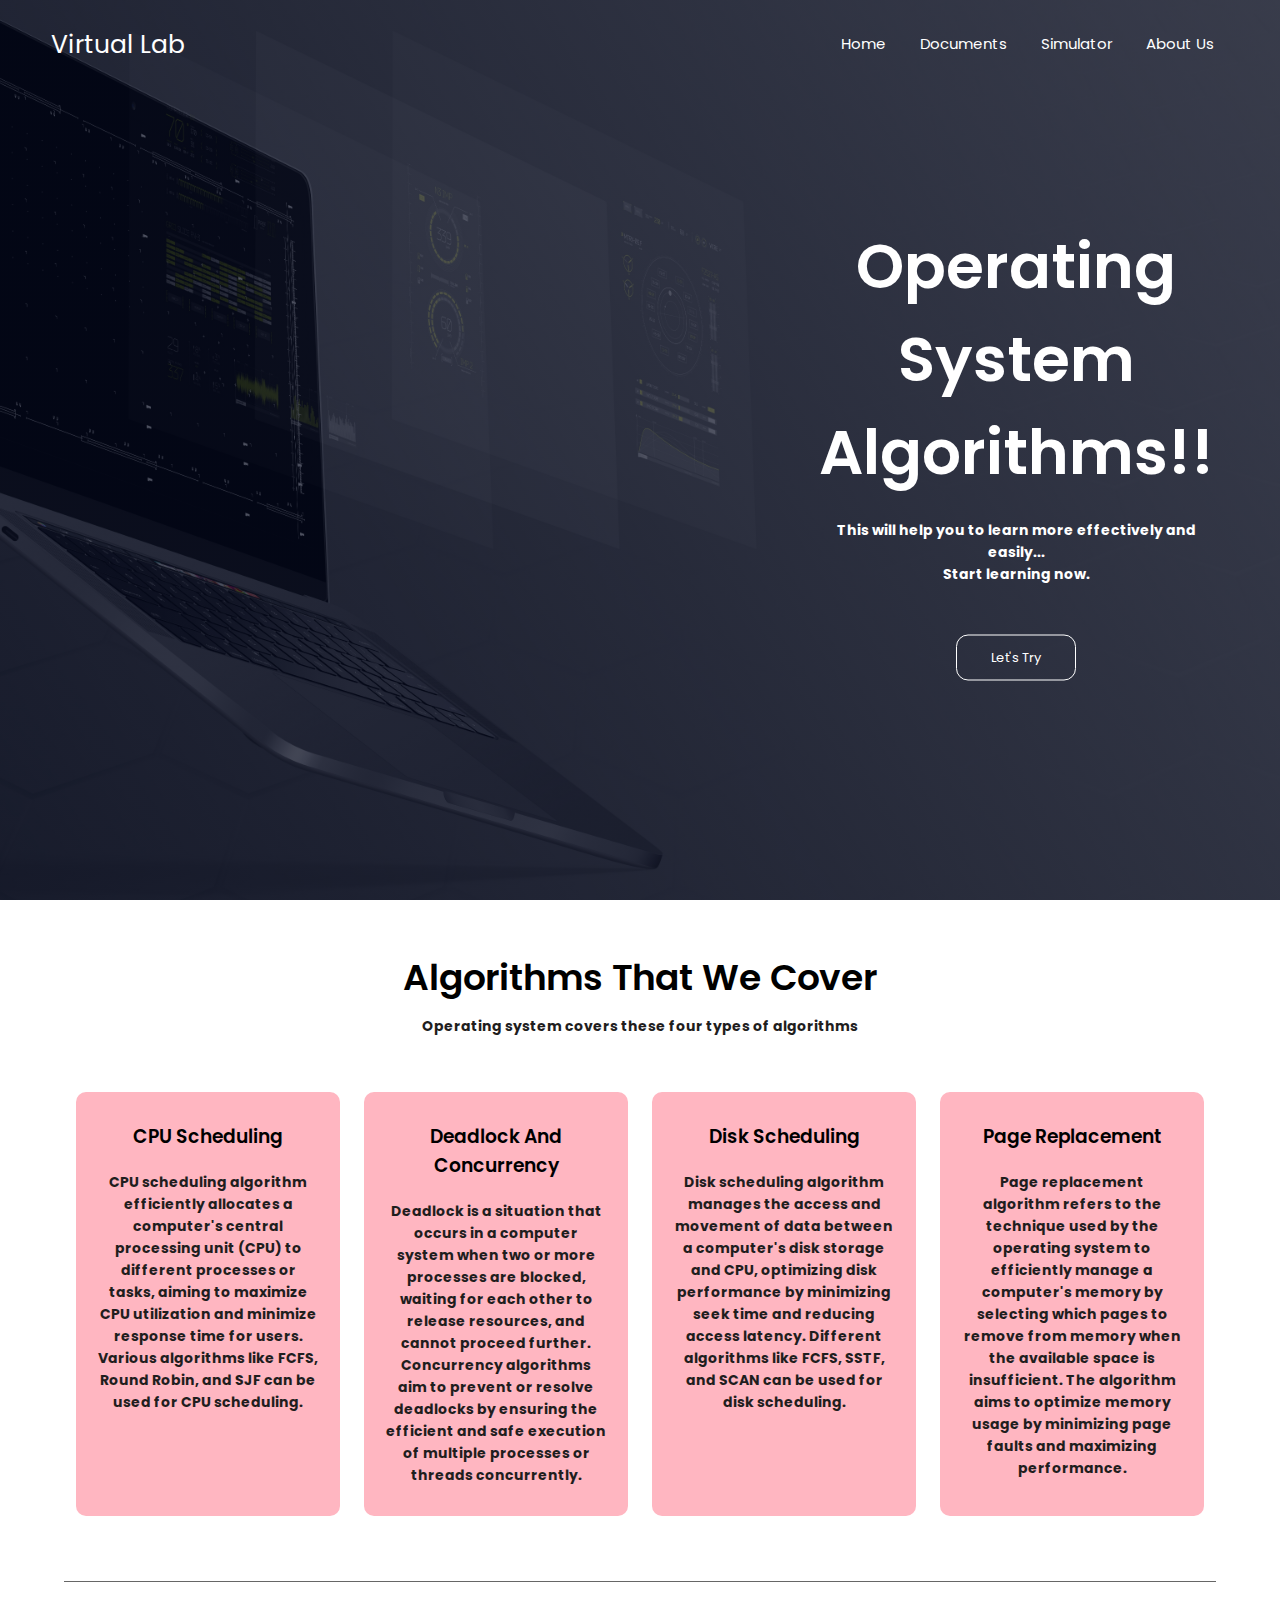
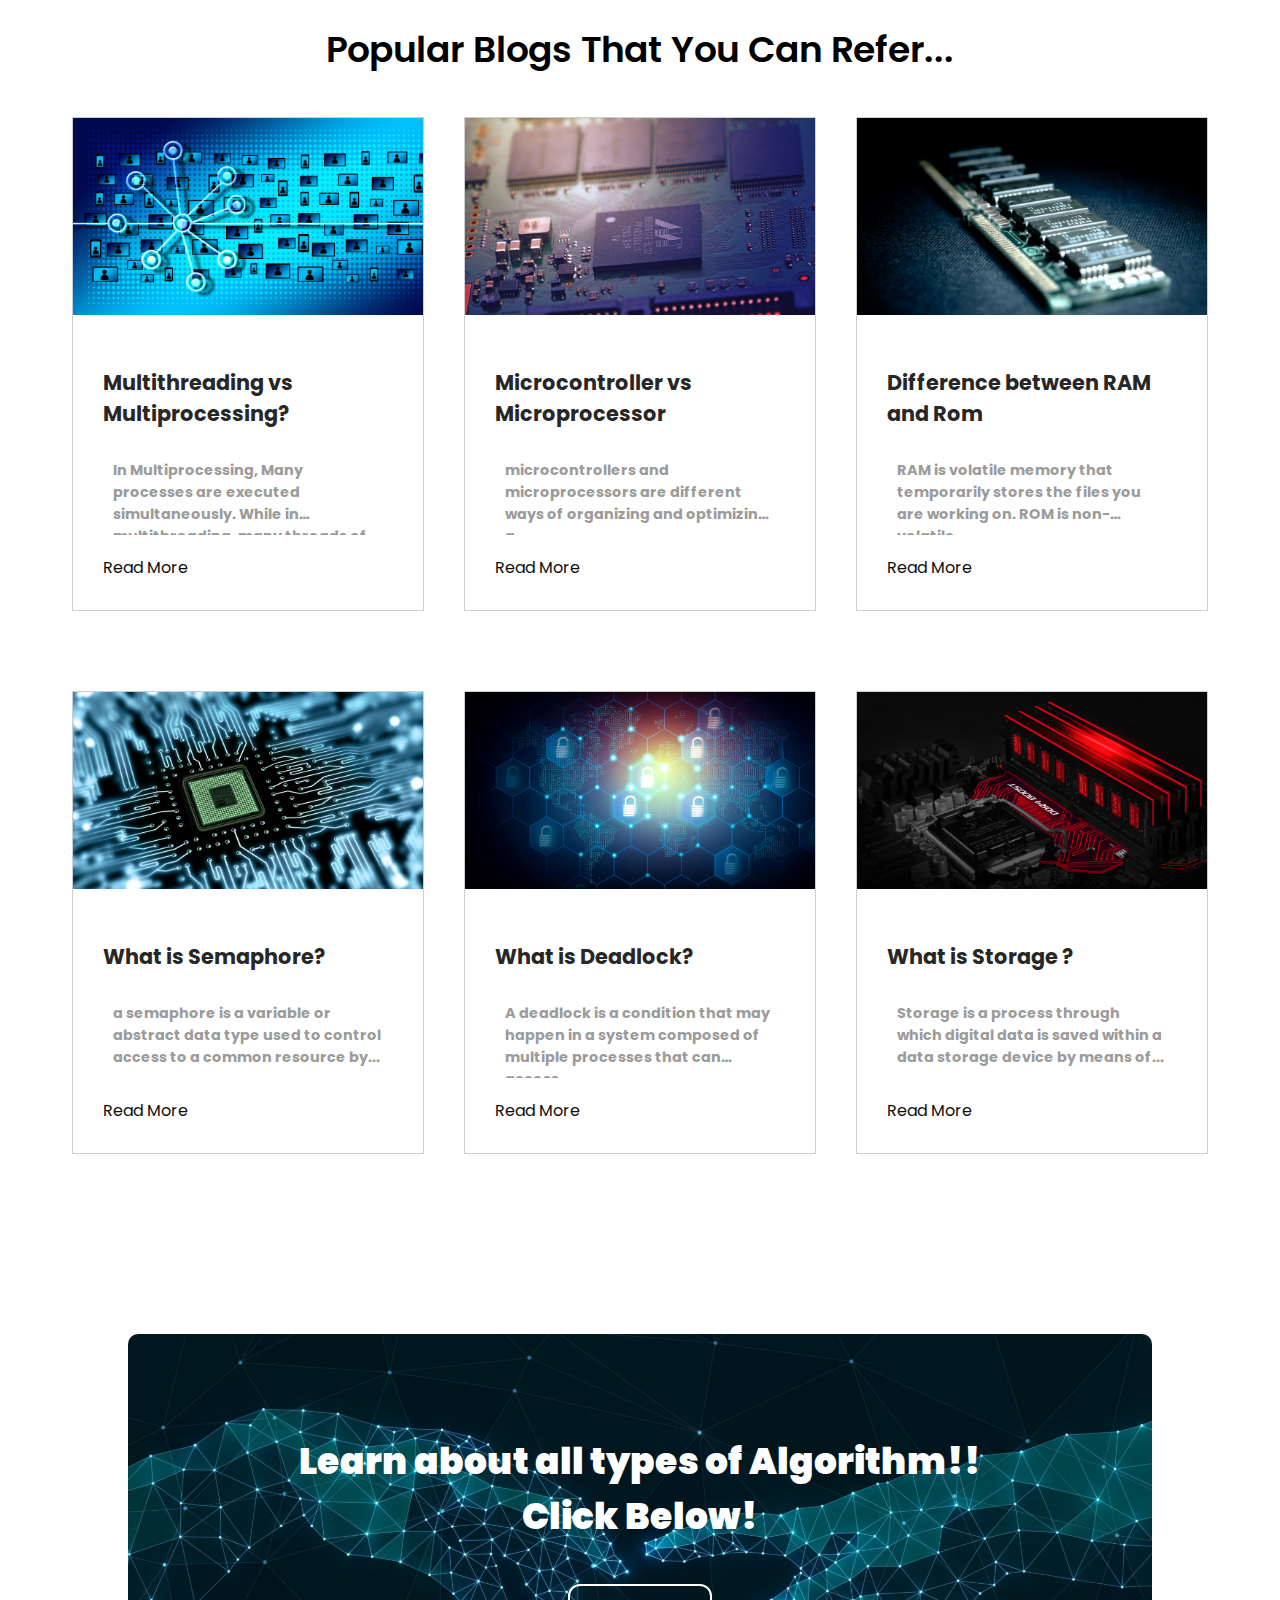
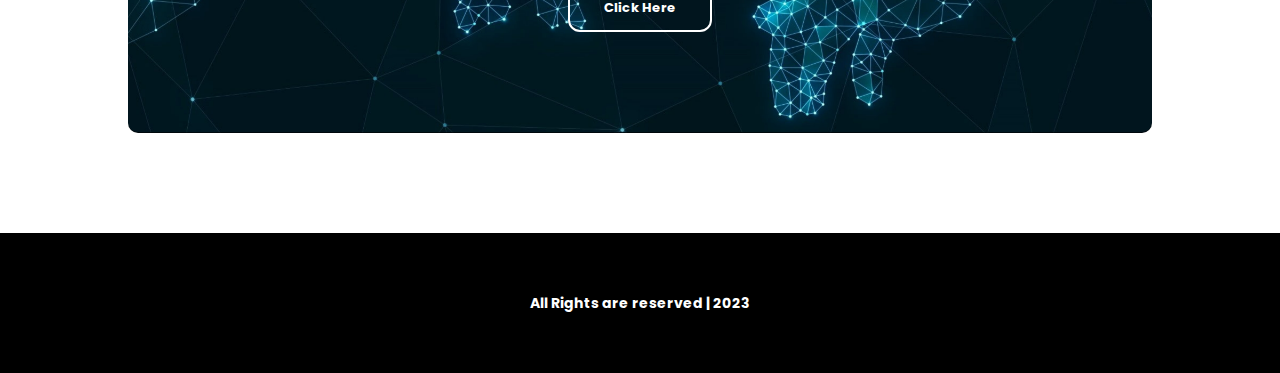
<file: VirtualLab/index.html>
<!DOCTYPE html>
<html lang="en">

<head>
    <meta charset="UTF-8">
    <meta http-equiv="X-UA-Compatible" content="IE=edge">
    <meta name="viewport" content="width=device-width, initial-scale=1.0">

    <link rel="stylesheet" href="Stylesheet.css">
    <title>Virtual Lab</title>
</head>
 
<body>
    <section class="header">
        <nav>
            <a href="index.html">Virtual Lab</a>
            <div class="nav-links" id="navLinks">
                <ul>
                    <li><a href="index.html">Home</a></li>
                    <li><a href="documents.html">Documents</a></li>
                    <li><a href="simulator.html">Simulator</a></li>
                    <li><a href="aboutus.html">About Us</a></li>
                </ul>
            </div>
        </nav>

        <div class="text-box">

            <div class="mainpage">
                <h1>
                    Operating System Algorithms!!
                </h1>
                <p>
                    This will help you to learn more effectively and easily...
    
                    <br>Start learning now.
                </p>
                <a href="documents.html" class="hero-btn">Let's Try</a>
            </div>
        </div>

        
    </section>

    

    <section class="course">
        <h1>Algorithms That We Cover </h1>
        <p>Operating system covers these four types of algorithms</p>

        <div class="row">

            <div class="course-colomn">
                <h3>CPU Scheduling</h3>
                <p>CPU scheduling algorithm efficiently allocates a computer's central processing unit (CPU) to different 
                    processes or tasks, aiming to maximize CPU utilization and minimize response time for users.
                     Various algorithms like FCFS, Round Robin, and SJF can be used for CPU scheduling.</p>
            </div>

            <div class="course-colomn">
                <h3>Deadlock And Concurrency</h3>
                <p>Deadlock is a situation that occurs in a computer system when two or more processes are blocked, waiting
                     for each other to release resources, and cannot proceed further. Concurrency algorithms aim to prevent or resolve 
                     deadlocks by ensuring the efficient and safe execution of multiple processes or threads concurrently.</p>
            </div>

            <div class="course-colomn">
                <h3>Disk Scheduling</h3>
                <p>Disk scheduling algorithm manages the access and movement of data between a computer's disk storage and
                     CPU, optimizing disk performance by minimizing seek time and reducing access latency. Different algorithms
                      like FCFS, SSTF, and SCAN can be used for disk scheduling.</p>
            </div>

            <div class="course-colomn">
                <h3>Page Replacement</h3>
                <p>Page replacement algorithm refers to the technique used by the operating system to efficiently manage a
                     computer's memory by selecting which pages to remove from memory when the available space is insufficient.
                      The algorithm aims to optimize memory usage by minimizing page faults and maximizing performance.</p>

            </div>

        </div>
    </section>

    <section id="blog">
        <div class="blog-heading">
            <h1>Popular Blogs That You Can Refer...</h1>
        </div>

        <div class="blog-container" data-aos="zoom-in-up">
            <div class="blog-box">
                <div class="blog-img">
                    <img src="./Multiprocessing.jpg" alt="Blog">
                </div>

                <div class="blog-text">
                    <!-- <span>18 July /Operating System</span> -->
                    <a href="https://www.fusion-reactor.com/blog/multithreading-and-multiprocessing/#:~:text=A%20multiprocessing%20system%20has%20more,runs%20parallel%20to%20each%20other." class="blog-title">Multithreading vs Multiprocessing?</a>
                    <p>In Multiprocessing, Many processes are executed simultaneously. While in multithreading, many threads of...</p>
                    <a href="https://www.fusion-reactor.com/blog/multithreading-and-multiprocessing/#:~:text=A%20multiprocessing%20system%20has%20more,runs%20parallel%20to%20each%20other." >Read More</a>
                </div>
            </div>

            <div class="blog-box">
                <div class="blog-img">
                    <img src="./Microcontroller.jpg" alt="Blog">
                </div>

                <div class="blog-text">
                    <!-- <span>29 Jan /Operating System</span> -->
                    <a href="https://www.eletimes.com/microprocessor-vs-microcontroller-what-is-the-difference#:~:text=Ultimately%2C%20microcontrollers%20and%20microprocessors%20are,that%20connects%20to%20external%20peripherals." class="blog-title">Microcontroller vs Microprocessor</a>
                    <p>microcontrollers and microprocessors are different ways of organizing and optimizing a...</p>
                    <a href="https://www.eletimes.com/microprocessor-vs-microcontroller-what-is-the-difference#:~:text=Ultimately%2C%20microcontrollers%20and%20microprocessors%20are,that%20connects%20to%20external%20peripherals." >Read More</a>
                </div>
            </div>

            <div class="blog-box">
                <div class="blog-img">
                    <img src="./Ram.jpg" alt="Blog">
                </div>

                <div class="blog-text">
                    <!-- <span>02 Feb /Operating System</span> -->
                    <a href="https://www.crucial.in/articles/about-memory/what-is-the-difference-between-ram-and-rom#:~:text=RAM%20is%20volatile%20memory%20that,Find%20out%20more%20about%20RAM." class="blog-title">Difference between RAM and Rom</a>
                    <p>RAM is volatile memory that temporarily stores the files you are working on. ROM is non-volatile... </p>
                    <a href="https://www.crucial.in/articles/about-memory/what-is-the-difference-between-ram-and-rom#:~:text=RAM%20is%20volatile%20memory%20that,Find%20out%20more%20about%20RAM." >Read More</a>
                </div>
            </div>
        </div>

        <div class="blog-container" data-aos="zoom-in-up">
            <div class="blog-box">
                <div class="blog-img">
                    <img src="./Shemaphore.jpg" alt="Blog">
                </div>

                <div class="blog-text">
                    <!-- <span>9 Feb /Operating System</span> -->
                    <a href="https://www.tutorialspoint.com/semaphores-in-operating-system" class="blog-title">What is Semaphore?</a>
                    <p>a semaphore is a variable or abstract data type used to control access to a common resource by...</p>
                    <a href="https://www.tutorialspoint.com/semaphores-in-operating-system" >Read More</a>
                </div>
            </div>

            <div class="blog-box">
                <div class="blog-img">
                    <img src="./Deadlock.jpg" alt="Blog">
                </div>

                <div class="blog-text">
                    <!-- <span>19 Jan /Operating System</span> -->
                    <a href="https://www.geeksforgeeks.org/introduction-of-deadlock-in-operating-system/" class="blog-title">What is Deadlock?</a>
                    <p>A deadlock is a condition that may happen in a system composed of multiple processes that can access...</p>
                    <a href="https://www.geeksforgeeks.org/introduction-of-deadlock-in-operating-system/" >Read More</a>
                </div>
            </div>

            <div class="blog-box">
                <div class="blog-img">
                    <img src="./Memory.jpg" alt="Blog">
                </div>

                <div class="blog-text">
                    <!-- <span>18 May /Operating System</span> -->
                    <a href="https://www.techopedia.com/definition/1115/storage#:~:text=Storage%20is%20a%20process%20through,data%2C%20either%20temporarily%20or%20permanently." class="blog-title">What is Storage ?</a>
                    <p>Storage is a process through which digital data is saved within a data storage device by means of...</p>
                    <a href="https://www.techopedia.com/definition/1115/storage#:~:text=Storage%20is%20a%20process%20through,data%2C%20either%20temporarily%20or%20permanently." >Read More</a>
                </div>
            </div>
        </div>
    </section>
    

    <section class="cta">
        <h1><b>Learn about all types of Algorithm!!<br> Click Below!</b></h1>
        <a href="./documents.html" class="L-btn"><b>Click Here</b></a>
    </section>

    <section class="footer">
        <p style="color: #fff;">All Rights are reserved | 2023</p>
        <!-- <p style="color: #fff;">G6 | Team-6</p>        -->
    </section>
    

</body>

</html>
</file>
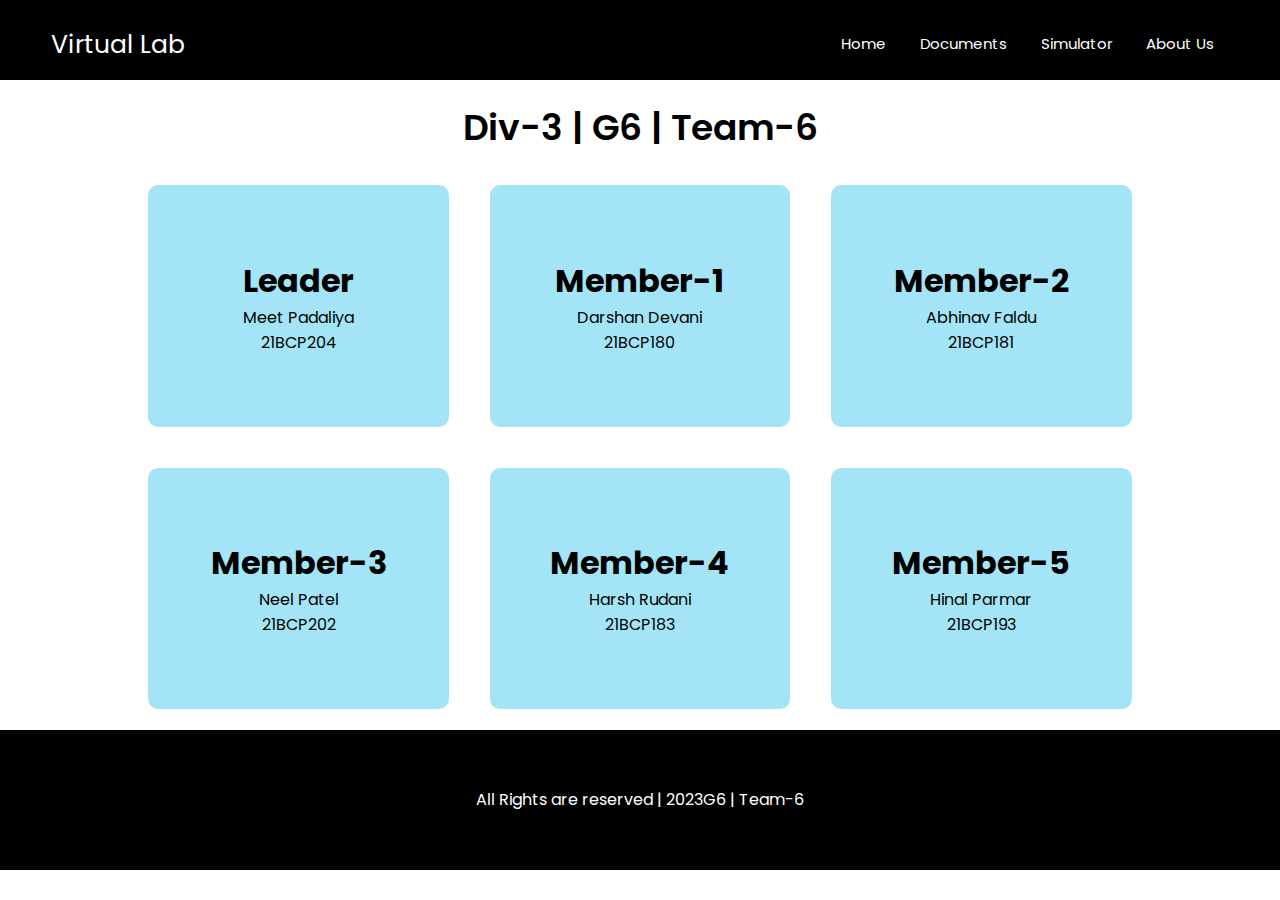
<file: VirtualLab/aboutus.html>
<!DOCTYPE html>
<html lang="en">

<head>
    <meta charset="UTF-8">
    <meta http-equiv="X-UA-Compatible" content="IE=edge">
    <meta name="viewport" content="width=device-width, initial-scale=1.0">

    <title>About Us</title>
    <link rel="stylesheet" href="aboutstyle.css">

</head>

<body>
    <section class="header">
        <nav>
            <a href="index.html">Virtual Lab</a>
            <div class="nav-links" id="navLinks">
                <ul>
                    <li><a href="index.html">Home</a></li>
                    <li><a href="documents.html">Documents</a></li>
                    <li><a href="simulator.html">Simulator</a></li>
                    <li><a href="aboutus.html">About Us</a></li>

                </ul>
            </div>
        </nav>

    </section>

    <section class="about">
        <h5>Div-3 | G6 | Team-6</h5>

        <div class="team">

            <div class="team-member">
                <h1>Leader</h1>
                <p>Meet Padaliya</p>
                <p>21BCP204</p>
            </div>

            <div class="team-member">
                <h1>Member-1</h1>
                <p>Darshan Devani</p>
                <p>21BCP180</p>
            </div>

            <div class="team-member">
                <h1>Member-2</h1>
                <p>Abhinav Faldu</p>
                <p>21BCP181</p>
            </div>
        </div>
            <div class="team1">
            <div class="team-member1">
                <h1>Member-3</h1>
                <p>Neel Patel</p>
                <p>21BCP202</p>
            </div>

            <div class="team-member1">
                <h1>Member-4</h1>
                <p>Harsh Rudani</p>
                <p>21BCP183</p>
            </div>

            <div class="team-member1">
                <h1>Member-5</h1>
                <p>Hinal Parmar</p>
                <p>21BCP193</p>
            </div>

        </div>

    </section>
    <section class="footer">
        <p style="color: #fff;">All Rights are reserved | 2023</p>
        <p style="color: #fff;">G6 | Team-6</p>       
    </section>

</body>

</html>
</file>
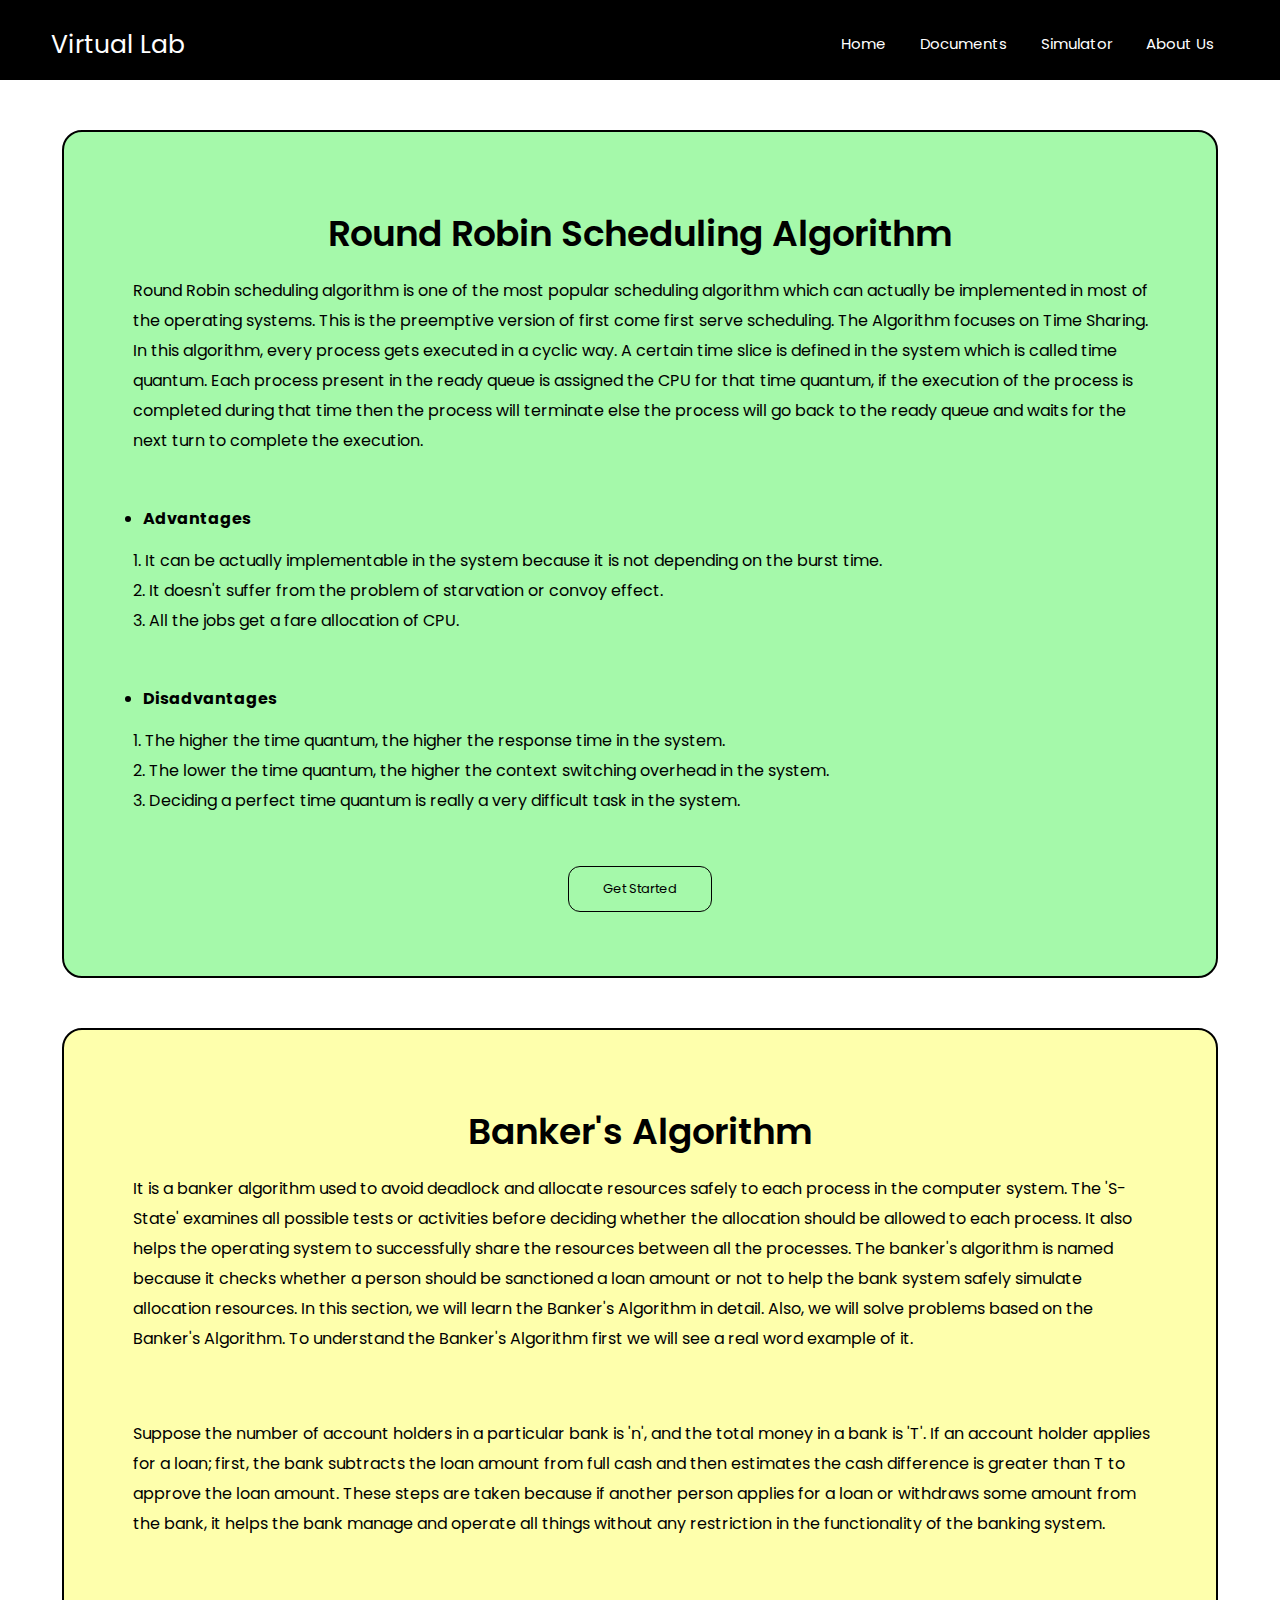
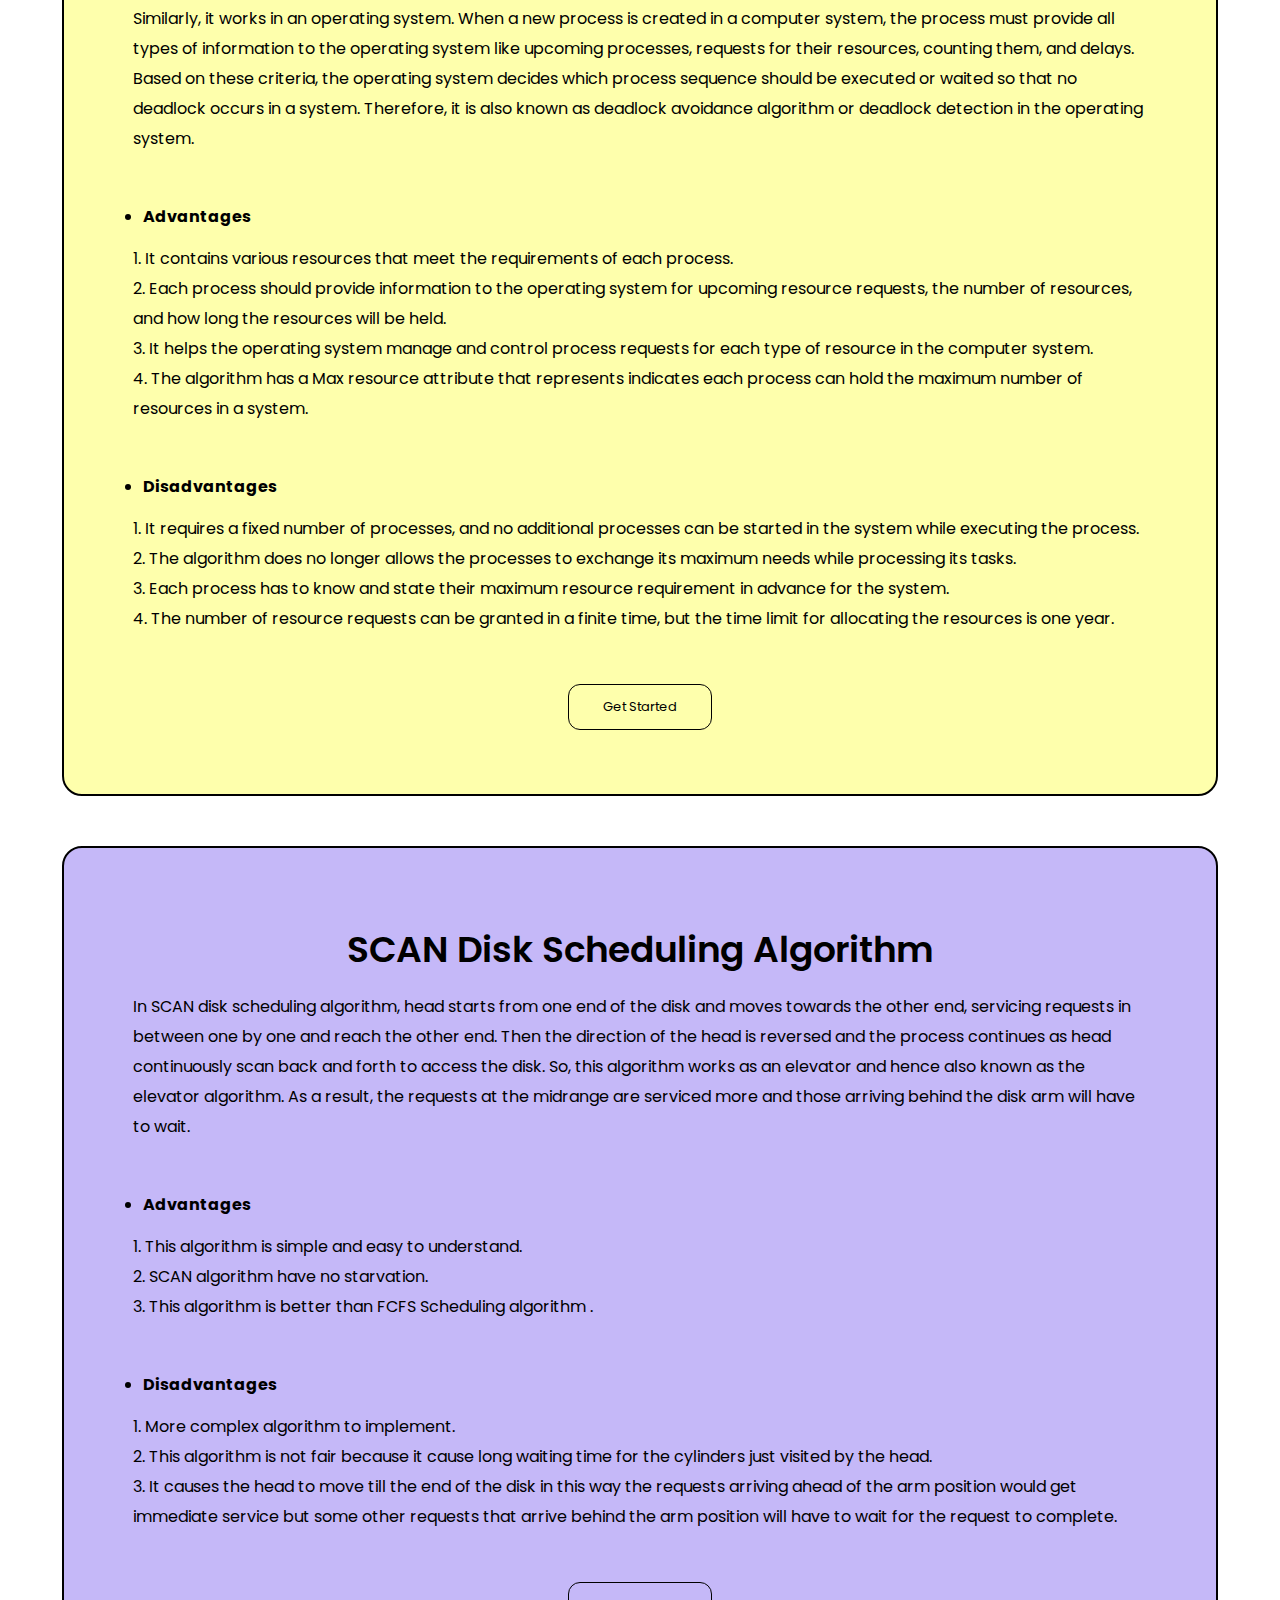
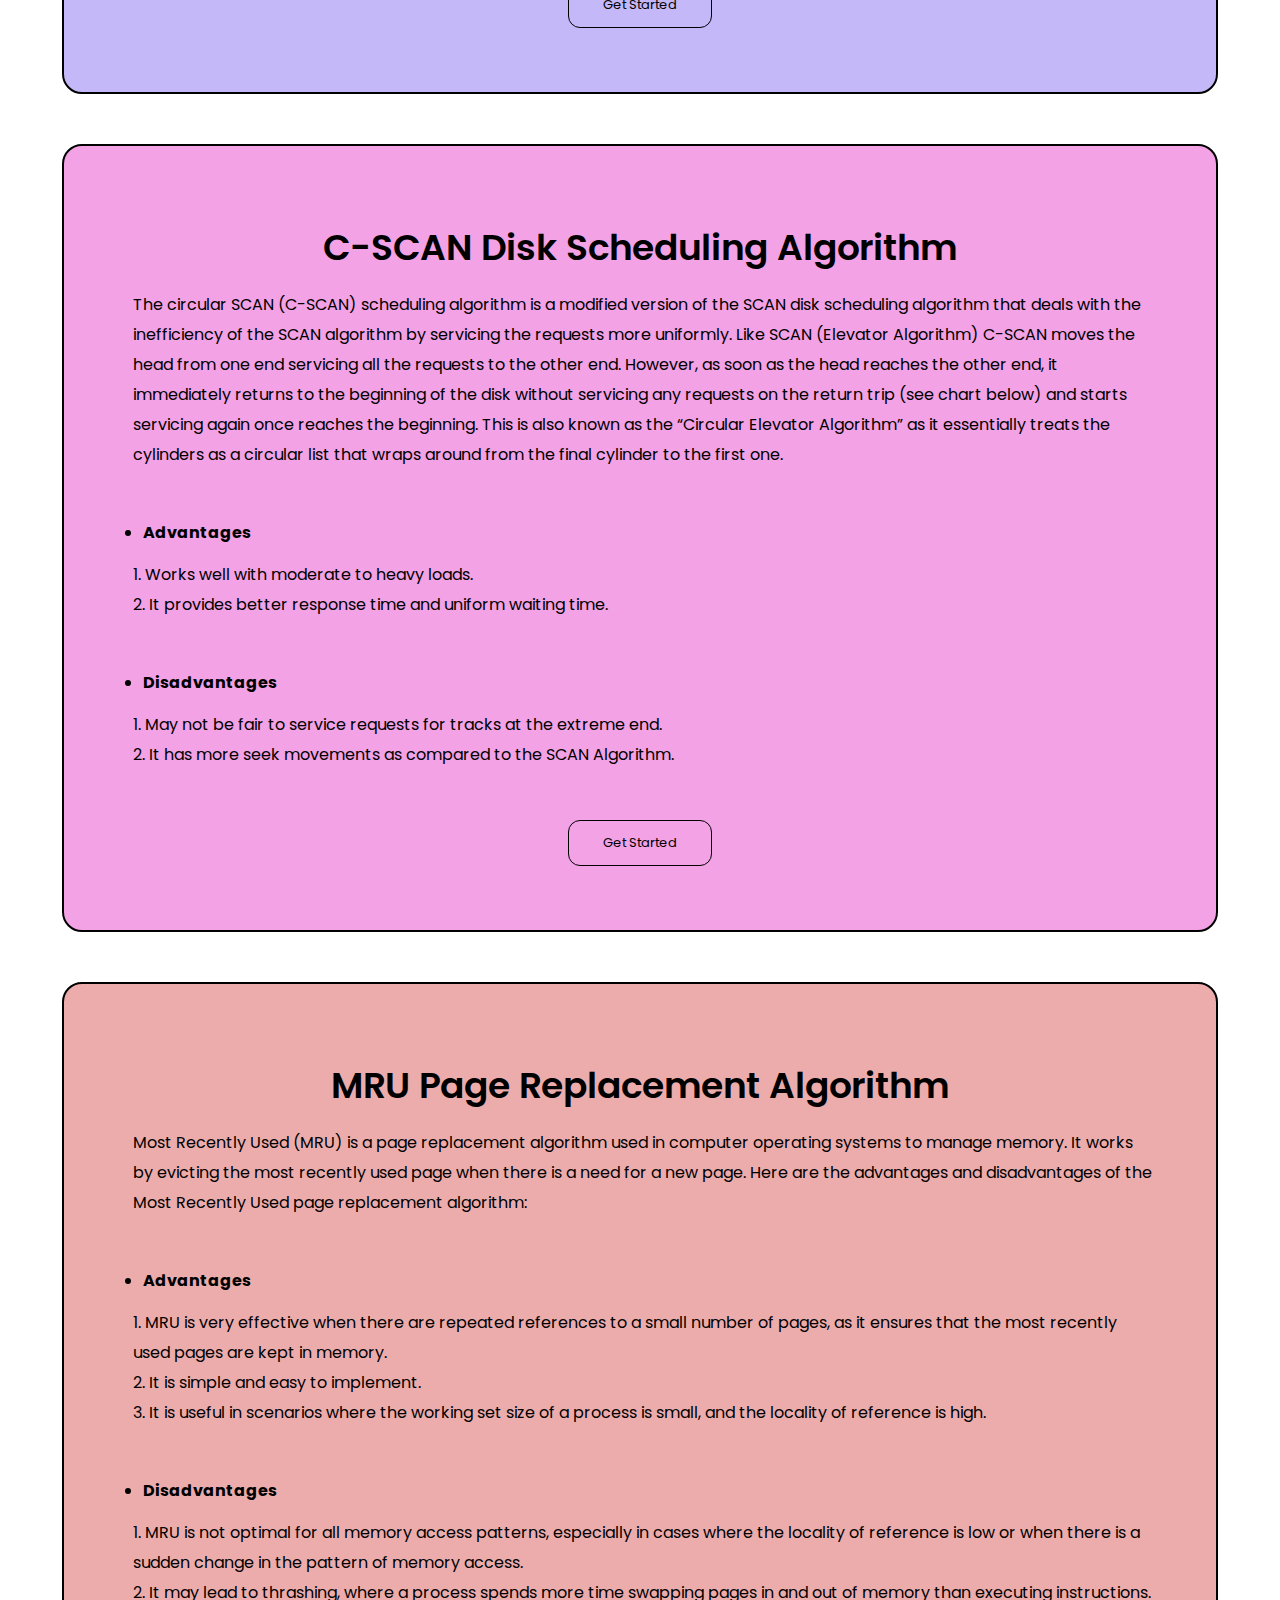
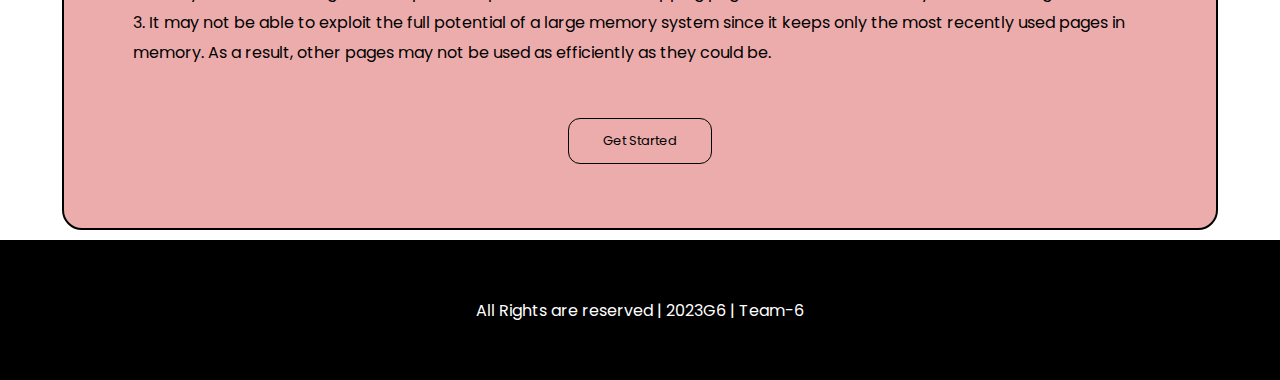
<file: VirtualLab/documents.html>
<!DOCTYPE html>
<html lang="en">
<head>
    <meta charset="UTF-8">
    <meta http-equiv="X-UA-Compatible" content="IE=edge">
    <meta name="viewport" content="width=device-width, initial-scale=1.0">
    <title>Documents</title>
    <link rel="stylesheet" href="documentstyle.css">
</head>
<body>
    <section class="header">
        <nav>
            <a href="index.html">Virtual Lab</a>
            <div class="nav-links" id="navLinks">
                <i class="fas fa-window-close" onclick="hideMenu()"></i>
                <ul>
                    <li><a href="index.html">Home</a></li>
                    <li><a href="documents.html">Documents</a></li>
                    <li><a href="simulator.html">Simulator</a></li>
                    <li><a href="aboutus.html">About Us</a></li>

                </ul>
            </div>
            
        </nav>

    </section>

    <section class="rr">
        <h1>Round Robin Scheduling Algorithm</h1>
        <p>Round Robin scheduling algorithm is one of the most popular scheduling algorithm which can actually be
             implemented in most of the operating systems. This is the preemptive version of first come first serve scheduling.
              The Algorithm focuses on Time Sharing. In this algorithm, every process gets executed in a cyclic way. 
              A certain time slice is defined in the system which is called time quantum. Each process present in the ready queue 
              is assigned the CPU for that time quantum, if the execution of the process is completed during that time then the process 
              will terminate else the process will go back to the ready queue and waits for the next turn to complete the execution.
        </p>
        <h4>
            <li>Advantages</li>
        </h4>
        <p>
          1. It can be actually implementable in the system because it is not depending on the burst time.<br>
          2. It doesn't suffer from the problem of starvation or convoy effect.<br>
          3. All the jobs get a fare allocation of CPU.
        </p>


        <h4>
            <li>Disadvantages</li>
        </h4>
        <p>
          1. The higher the time quantum, the higher the response time in the system.<br>
          2. The lower the time quantum, the higher the context switching overhead in the system.<br>
          3. Deciding a perfect time quantum is really a very difficult task in the system.

        </p>

        <a href="rr.html" class="hero-btn">Get Started</a>
    </section>

    <section class="bankers">
        <h1>Banker's Algorithm</h1>
        <p>It is a banker algorithm used to avoid deadlock and allocate resources safely to each process in
             the computer system. The 'S-State' examines all possible tests or activities before deciding whether the 
             allocation should be allowed to each process. It also helps the operating system to successfully share the
              resources between all the processes. The banker's algorithm is named because it checks whether a person should 
              be sanctioned a loan amount or not to help the bank system safely simulate allocation resources. In this section, 
              we will learn the Banker's Algorithm in detail. Also, we will solve problems based on
             the Banker's Algorithm. To understand the Banker's Algorithm first we will see a real word example of it.
        </p>

        <p>
            Suppose the number of account holders in a particular bank is 'n', and the total money in a bank is 'T'. If
             an account holder applies for a loan; first, the bank subtracts the loan amount from full cash and then estimates 
             the cash difference is greater than T to approve the loan amount. These steps are taken because if another person 
             applies for a loan or withdraws some amount from the bank, it helps the bank manage and operate all things without
              any restriction in the functionality of the banking system.
        </p>

        <p>
            Similarly, it works in an operating system. When a new process is created in a computer system, the process must 
            provide all types of information to the operating system like upcoming processes, requests for their resources,
             counting them, and delays. Based on these criteria, the operating system decides which process sequence should 
             be executed or waited so that no deadlock occurs in a system. Therefore, it is also known as deadlock avoidance
              algorithm or deadlock detection in the operating system.
        </p>
        <h4>
            <li>Advantages</li>
        </h4>
        <p>
          1. It contains various resources that meet the requirements of each process.<br>
          2. Each process should provide information to the operating system for upcoming 
          resource requests, the number of resources, and how long the resources will be held.<br>
          3. It helps the operating system manage and control process requests for each type of resource in the computer system.<br>
          4. The algorithm has a Max resource attribute that represents indicates each process can hold the maximum number of resources in a system.
        </p>


        <h4>
            <li>Disadvantages</li>
        </h4>
        <p>
          1. It requires a fixed number of processes, and no additional processes can be started in the system while executing the process.<br>
          2. The algorithm does no longer allows the processes to exchange its maximum needs while processing its tasks.<br>
          3. Each process has to know and state their maximum resource requirement in advance for the system.<br>
          4. The number of resource requests can be granted in a finite time, but the time limit for allocating the resources is one year.
        </p>

        <a href="bankers.html" class="hero-btn">Get Started</a>
        
    </section>

    <section class="scan">
        <h1>SCAN Disk Scheduling Algorithm</h1>
        <p>
            In SCAN disk scheduling algorithm, head starts from one end of the disk and moves towards the other end, servicing requests
             in between one by one and reach the other end. Then the direction of the head is reversed and the process continues as head
              continuously scan back and forth to access the disk. So, this algorithm works as an elevator and hence also known as the elevator
               algorithm. As a result, the requests at the midrange are serviced more and those arriving behind the disk arm will have to wait.
        </p>
        <h4>
            <li>Advantages</li>
        </h4>

        <p>
           1. This algorithm is simple and easy to understand.<br>
           2. SCAN algorithm have no starvation.<br>
           3. This algorithm is better than FCFS Scheduling algorithm .
        </p>

        <h4>
            <li>Disadvantages</li>
        </h4>

        <p>
            1. More complex algorithm to implement.<br>
            2. This algorithm is not fair because it cause long waiting time for the cylinders just visited by the head.<br>
            3. It causes the head to move till the end of the disk in this way the requests arriving ahead of the arm position
               would get immediate service but some    other requests that arrive behind the arm position will have to wait for the request to complete. 
        </p>

        <a href="SCAN.html" class="hero-btn">Get Started</a>
    </section>

    <section class="c-scan">
        <h1>C-SCAN Disk Scheduling Algorithm</h1>
        <p>
            The circular SCAN (C-SCAN) scheduling algorithm is a modified version of the SCAN disk scheduling algorithm that deals with the inefficiency 
            of the SCAN algorithm by servicing the requests more uniformly. Like SCAN (Elevator Algorithm) C-SCAN moves the head from one end servicing all
             the requests to the other end. However, as soon as the head reaches the other end, it immediately returns to the beginning of the disk without 
             servicing any requests on the return trip (see chart below) and starts servicing again once reaches the beginning. This is also known as the “Circular
              Elevator Algorithm” as it essentially treats the cylinders as a circular list that wraps around from the final cylinder to the first one.
        </p>
        <h4>
            <li>Advantages</li>
        </h4>

        <p>
           1. Works well with moderate to heavy loads.<br>
           2. It provides better response time and uniform waiting time.
        </p>

        <h4>
            <li>Disadvantages</li>
        </h4>

        <p>
           1. May not be fair to service requests for tracks at the extreme end.<br>
           2. It has more seek movements as compared to the SCAN Algorithm.
        </p>

        <a href="CSCAN.html" class="hero-btn">Get Started</a>

    </section>


        <section class="mru">
            <h1>MRU Page Replacement Algorithm</h1>
            <p>
                Most Recently Used (MRU) is a page replacement algorithm used in computer operating
                 systems to manage memory. It works by evicting the most recently used page when there
                  is a need for a new page. Here are the advantages and disadvantages of the Most Recently
                   Used page replacement algorithm:
            </p>
            <h4>
                <li>Advantages</li>
            </h4>
    
            <p>
                1. MRU is very effective when there are repeated references to a small number of pages, as it ensures
                   that the most recently used pages are kept in memory.<br>
                2. It is simple and easy to implement.<br>
                3. It is useful in scenarios where the working set size of a process is small, and the locality of reference is high.
            </p>
    
            <h4>
                <li>Disadvantages</li>
            </h4>
    
            <p>
                1. MRU is not optimal for all memory access patterns, especially in cases where the locality of reference is low or when there is 
                   a sudden change in the pattern of memory access.<br>
                2. It may lead to thrashing, where a process spends more time swapping pages in and out of memory than executing instructions.<br>
                3. It may not be able to exploit the full potential of a large memory system since it keeps only the most recently used pages in memory. As a result, other pages may not be used as efficiently as they could be.
                
            </p>
    
            <a href="mru.html" class="hero-btn">Get Started</a>

        </section>
    
        <section class="footer">
            <p style="color: #fff;">All Rights are reserved | 2023</p>
            <p style="color: #fff;">G6 | Team-6</p>       
        </section>

    
</body>
</html>
</file>
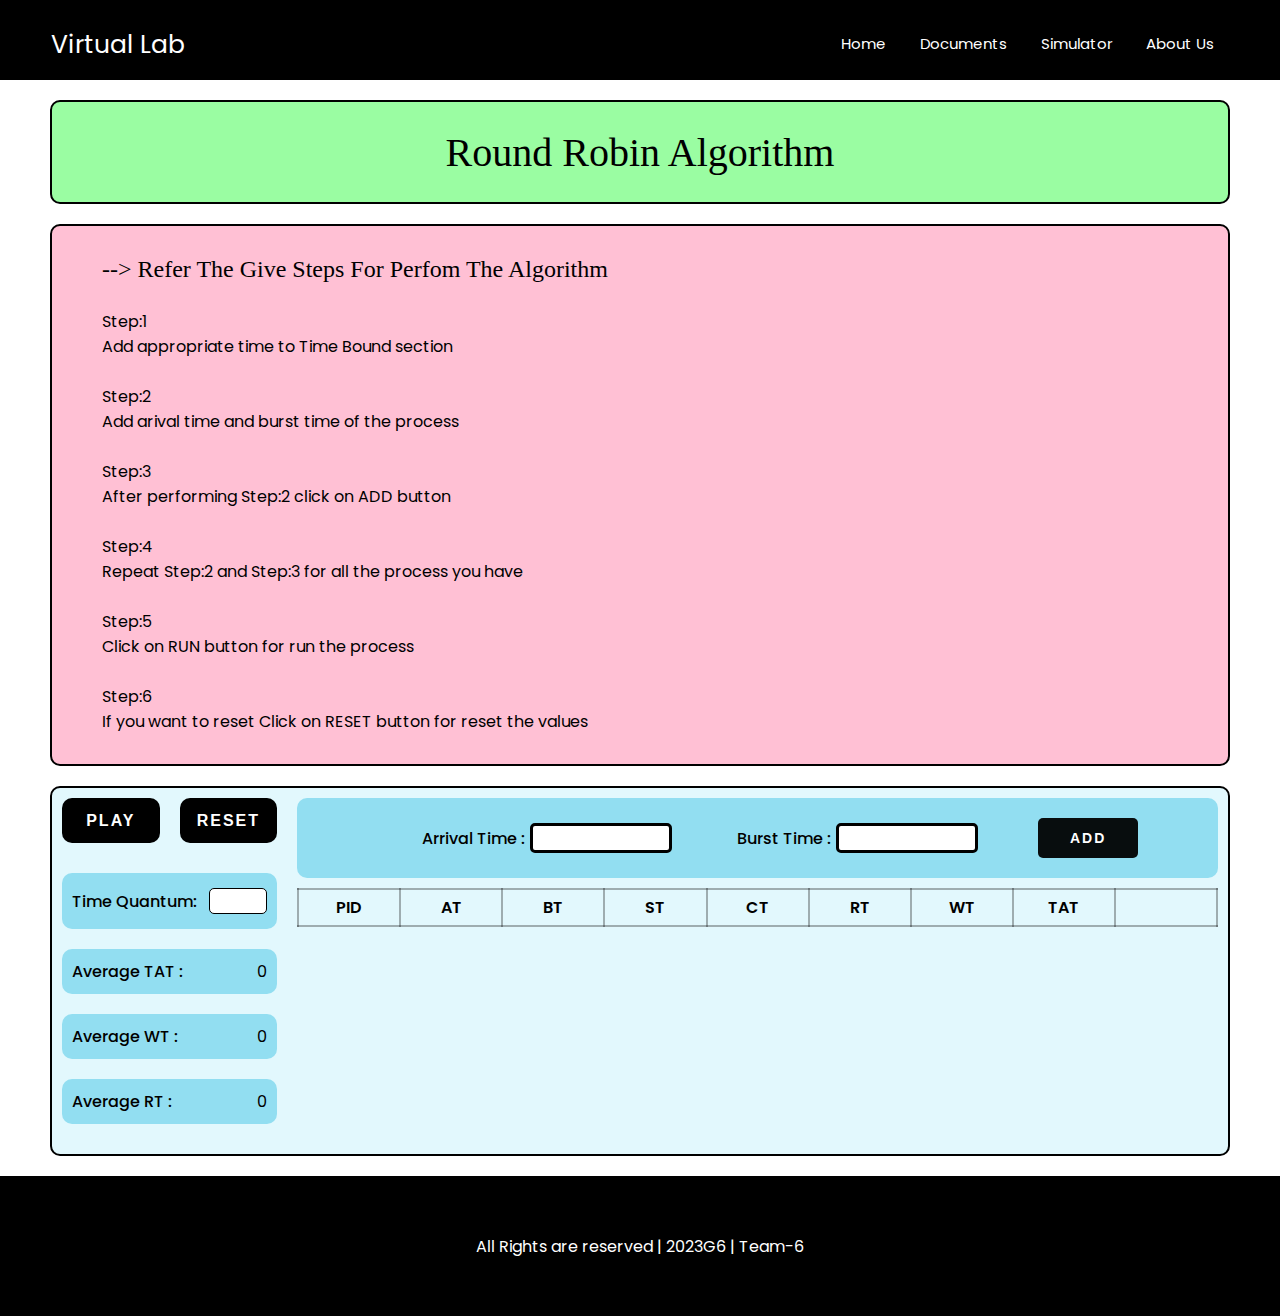
<file: VirtualLab/rr.html>
<!DOCTYPE html>
<html lang="en">
<head>
    <meta charset="UTF-8">
    <meta http-equiv="X-UA-Compatible" content="IE=edge">
    <meta name="viewport" content="width=device-width, initial-scale=1.0">
    <title>Round Robin</title>
    <link rel="stylesheet" href="rr.css">
    
</head>
<body>
   
    <section class="header">
        <nav>
            <a href="index.html">Virtual Lab</a>
            <div class="nav-links" id="navLinks">
                <i class="fas fa-window-close" onclick="hideMenu()"></i>
                <ul>
                    <li><a href="index.html">Home</a></li>
                    <li><a href="documents.html">Documents</a></li>
                    <li><a href="simulator.html">Simulator</a></li>
                    <li><a href="aboutus.html">About Us</a></li>

                </ul>
            </div>
        </nav>
    </section>
    

    <div class="Name">
      <h7>
        Round Robin Algorithm
      </h7>
    </div>

    <div class="steps">
      <h9>--> Refer The Give Steps For Perfom The Algorithm</h9><br><br>

      <h8>Step:1</h8>
      <p class="step">Add appropriate time to Time Bound section</p><br>
      <h8>Step:2</h8>
      <p class="step">Add arival time and burst time of the process</p><br>
      <h8>Step:3</h8>
      <p class="step">After performing Step:2 click on ADD button</p><br>
      <h8>Step:4</h8>
      <p class="step">Repeat Step:2 and Step:3 for all the process you have</p><br>
      <h8>Step:5</h8>
      <p class="step">Click on RUN button for run the process</p><br>
      <h8>Step:6</h8>
      <p class="step">If you want to reset Click on RESET button for reset the values</p>
      
    </div>

    <div class="visualizer">

      <div class="error" >Invalid Input</div>
      <div class="container">
        <div>
            <div class="buttons">
              <div class="play">PLAY</div>
              <div class="reset">RESET</div>
            </div>
            
            <div class="time-q">
            Time Quantum: <input type="text" id="time-q" />
            </div>
            
            <div class="avg-tat">Average TAT : <span>0</span></div>
            
            <div class="avg-wt">Average WT : <span>0</span></div>
            
            <div class="avg-rt">Average RT : <span>0</span></div>
        </div>
        
        <div>
          <div class="add-process">
            <div class="input">
              <div class="arrival">
                <label for="arrival-time"> Arrival Time :</label>
                <input type="text" id="arrival-time" />
              </div>

              <div class="burst">
                <label for="burst-time">Burst Time :</label>
                <input type="text" id="brust-time" />
              </div>
            </div>
            <div class="add">ADD</div>
          </div>

          <div class="table">
            <table>
              <thead>
                <tr>
                  <th>PID</th>
                  <th>AT</th>
                  <th>BT</th>
                  <th>ST</th>
                  <th>CT</th>
                  <th>RT</th>
                  <th>WT</th>
                  <th>TAT</th>
                  <th></th>
                </tr>
              </thead>
              <tbody></tbody>
            </table>
          </div>

        </div>
      </div>
    </div>
  </div>


  <div id="chart">
    <table id="am">
      <tr id="row1"></tr>
      <tr id="row2"></tr>
    </table>
  </div>
  
  <section class="footer">
    <p style="color: #fff;">All Rights are reserved | 2023</p>
    <p style="color: #fff;">G6 | Team-6</p>       
</section>
  
 <script src="rr.js"></script>
</body>
</html>
</file>
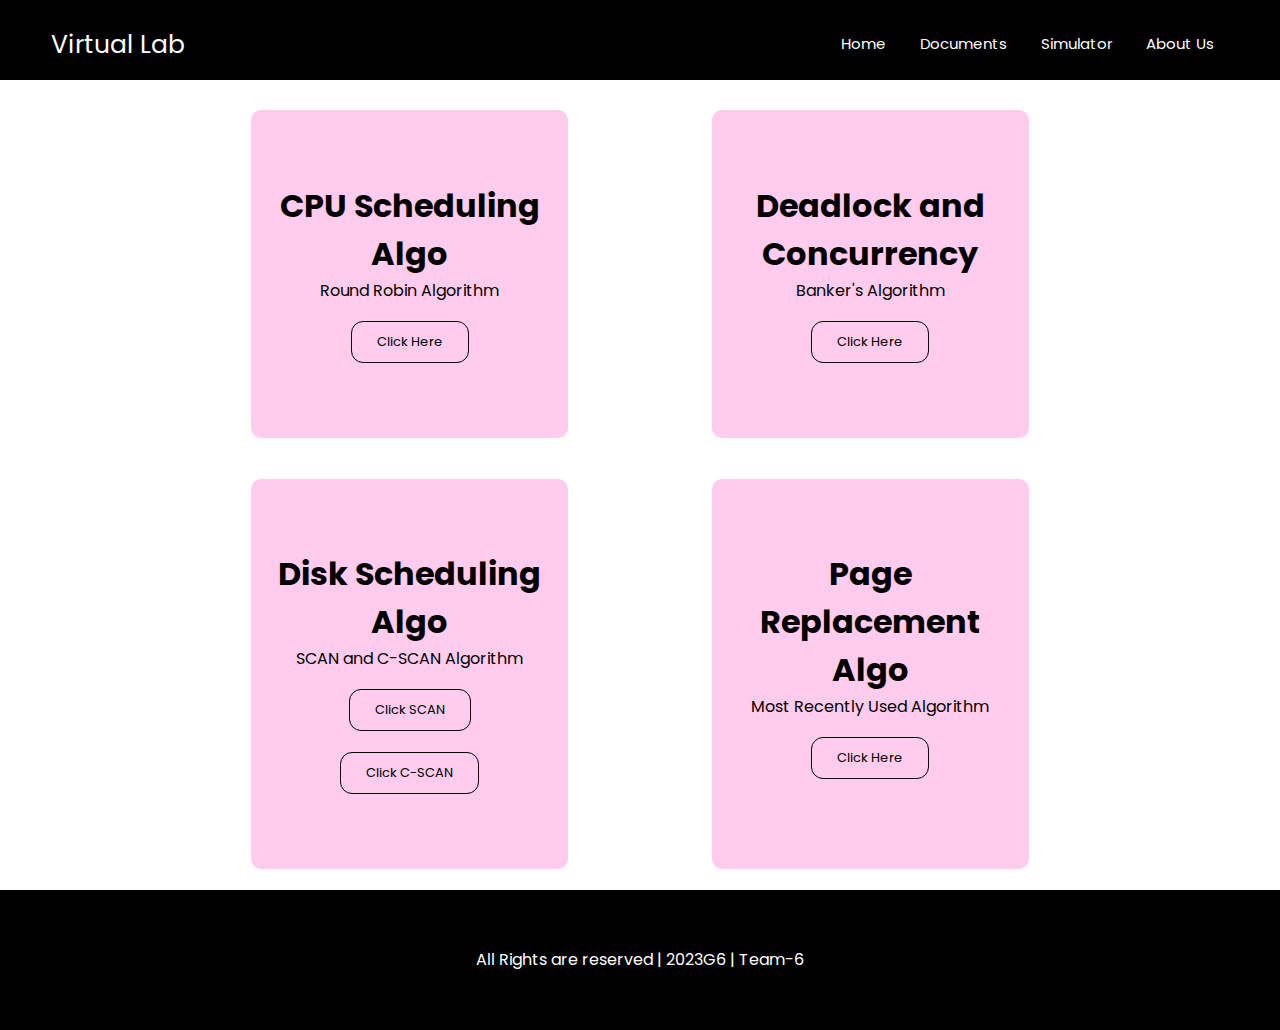
<file: VirtualLab/simulator.html>
<!DOCTYPE html>
<html lang="en">

<head>
    <meta charset="UTF-8">
    <meta http-equiv="X-UA-Compatible" content="IE=edge">
    <meta name="viewport" content="width=device-width, initial-scale=1.0">
    <title>Simulator</title>
    <link rel="stylesheet" href="simulatorstyle.css">
</head>

<body>

    <section class="header">
        <nav>
            <a href="index.html">Virtual Lab</a>
            <div class="nav-links" id="navLinks">
                <ul>
                    <li><a href="index.html">Home</a></li>
                    <li><a href="documents.html">Documents</a></li>
                    <li><a href="simulator.html">Simulator</a></li>
                    <li><a href="aboutus.html">About Us</a></li>
                </ul>
            </div>
        </nav>
    </section>


    <section class="Algos">
        <div class="Algo1">
            <div class="AlgoA">
                <h1>CPU Scheduling Algo</h1>
                <p>Round Robin Algorithm</p>
                <a href="./rr.html" class="H-btn">Click Here</a>
            </div>

            <div class="AlgoA">
                <h1>Deadlock and Concurrency</h1>
                <p>Banker's Algorithm</p>
                <a href="./bankers.html" class="H-btn">Click Here</a>
            </div>
        </div>
        <div class="Algo2">
            <div class="AlgoB">
                <h1>Disk Scheduling Algo</h1>
                <p>SCAN and C-SCAN Algorithm</p>
                <a href="./SCAN.html" class="H-btn">Click SCAN</a>
                <a href="./CSCAN.html" class="H-btn">Click C-SCAN</a>
            </div>

            <div class="AlgoB">
                <h1>Page Replacement Algo</h1>
                <p>Most Recently Used Algorithm</p>
                <a href="./mru.html" class="H-btn">Click Here</a>
            </div>
        </div>
    </section>
    
    <section class="footer">
        <p style="color: #fff;">All Rights are reserved | 2023</p>
        <p style="color: #fff;">G6 | Team-6</p>       
    </section>



</body>

</html>
</file>
<file: VirtualLab/Stylesheet.css>
@import url('https://fonts.googleapis.com/css2?family=Poppins&display=swap');

* {
    margin: 0;
    padding: 0;
    font-family: 'Poppins', sans-serif;
}

.header {
    min-height: 100vh;
    width: 100%;
    background-image: linear-gradient(rgba(4, 9, 30, 0.7), rgba(4, 9, 30, 0.7)), url(./main_page.jpg);
    background-size: cover;
    background-position: center;
    position: relative;
}

.text-box {
    display: flex;
    justify-content: flex-end;
}

.mainpage {
    width: 25rem;
}

nav {
    display: flex;
    justify-content: space-between;
    padding: 2% 4%;
    align-items: center;
}

nav .fas {
    display: none;
}



.nav-links {
    flex: 1;
    text-align: right;

}

nav a {
    font-size: 25px;
    color: white;
    text-align: center;
    text-decoration: none;

}

.nav-links ul li {
    list-style: none;
    display: inline-block;
    padding: 5px 15px;
    position: relative;
}

.nav-links ul li a {
    color: white;
    text-decoration: none;
    font-size: 15px;
    font-family: 'Poppins', sans-serif;
}

.navStyle .nav-links ul li a {
    color: #fff;
    text-decoration: none;
    font-size: 15px;
    font-family: 'Poppins', sans-serif;
}


.nav-links ul li ::after {
    content: '';
    width: 0%;
    height: 2px;
    background: #f44336;
    display: block;
    margin: auto;
    transition: 0.5s;
}

.nav-links ul li:hover ::after {
    content: '';
    width: 100%;
    height: 2px;
    background: #f44336;
    display: block;
    margin: auto;
}

.text-box {
    width: 90%;
    color: #fff;
    position: absolute;
    top: 50%;
    left: 50%;
    transform: translate(-50%, -50%);
    text-align: center;
}

.text-box h1 {
    font-size: 62px;
}

.text-box p {
    margin: 10px 0 40px;
    font-size: 14px;
    color: #fff;
}

.text-box a {
    color: #fff;
}

.hero-btn {
    display: inline-block;
    text-decoration: none;
    color: #fff;
    border: 1px solid #fff;
    font-size: 13px;
    position: relative;
    padding: 12px 34px;
    cursor: pointer;
    background: transparent;
    border-radius: 12px;
}

.hero-btn:hover {
    border: 1px solid #f44336;
    background: #f44336;
    transition: 0.7s;
}

@media only screen and (max-width:100px) {
    .text-box h1 {
        font-size: 20px;
    }

    .nav-links ul li {
        display: block;
    }

    .nav-links {
        position: fixed;
        background: #f44336;
        height: 100%;
        top: 0;
        right: -250px;
        width: 200px;
        text-align: left;
        z-index: 2;
        transition: 1s;

    }


    nav .fas {
        display: block;
        color: #fff;
        margin: 10px;
        font-size: 22px;
        cursor: pointer;
    }

    nav .far {
        display: block;
        color: #fff;
        margin: 10px;
        font-size: 22px;
        cursor: pointer;
    }


    .nav-links ul {
        padding: 30px;
    }
}

.course {
    width: 90%;

    border-bottom: 1px solid rgba(0, 0, 0, 0.6);
    margin: auto;
    padding-top: 50px;
    padding-bottom: 35px;
    text-align: center;
}

h1 {
    font-size: 36px;
    font-weight: 600;
}

p {
    color: rgb(31, 30, 30);
    font-size: 14px;
    font-weight: 300;
    font-weight: bold;
    line-height: 22px;
    padding: 10px;
}

.row {
    display: flex;
    margin-top: 6%;
    justify-content: space-between;
}



.row {
    margin-top: 0;
}

.course-colomn {
    flex-basis: 50%;
    background: #FFB6C1;
    border-radius: 10px;
    margin: 12px;
    margin-bottom: 30px;
    margin-top: 45px;
    padding: 20px 12px;
    box-sizing: border-box;
    transition: 0.5s;
}

.course-colomn:hover {
    box-shadow: 0 0 20px 0px rgba(0, 0, 0, 0.6);
}

h3 {
    text-align: center;
    font-weight: 600;
    margin: 10px 0;
}
.blog-box:hover {
    box-shadow: 0 0 20px 0px rgba(0, 0, 0, 0.6);
    
}
#blog{
    display: flex;
    justify-content: center;
    align-items: center;
    flex-direction: column;
    padding:40px;
    /* border-bottom: 1px solid rgba(0,0,0,0.6); */
}

.blog-heading{
    display: flex;
    justify-content: center;
    align-items: center;
    flex-direction: column;
}

.blog-heading span{
    color: #f33c3c;
}

.blog-heading h3{
    font-size: 1.3rem;
    color:#2b2b2b;
    font-weight: 600;
}

.blog-container{
    display: flex;
    justify-content: center;
    align-items: center;
    margin:20px 0px;
    flex-wrap: wrap;
}

.blog-box{
    width: 350px;
    background-color: #ffffff;
    border: 1px solid #cfcece;
    margin: 20px;
    transition: 0.7s;
    /* border:0.5px solid rgb(119, 117, 117); */
}

.blog-img{
    width: 100%;
    height: auto;

}

.blog-img img{
    width: 100%;
    height: 100%;
    object-fit: cover;
    object-position: center;
}

.blog-text{
    padding: 30px;
    display: flex;
    flex-direction: column;
}

.blog-text span{
    color:#f33c3c;
    font-size:0.9rem;
}

.blog-text .blog-title {
    font-size:1.3rem;
    padding-top: 15px;
    font-weight: 500;
    color: #272727;
    font-weight: bolder;
    text-decoration: none;
}

.blog-text .blog-title:hover{
    color: #f33c3c;
    transition: all ease 0.3s;
}

.blog-text p{
    color:#9b9b9b;
    font-size:0.9rem;
    display: -webkit-box;
    -webkit-line-clamp: 3;
    -webkit-box-orient: vertical;
    overflow: hidden; 
    text-overflow: ellipsis;
    margin:20px 0px;
}

.blog-text a{
    color: #0f0f0f;
    text-decoration: none;
}

.blog-text a:hover{
    color: #f33c3c;
    transition: all ease 0.3s;
}


@media only screen and (max-width:730px) {
    .row {
        flex-direction: column;
    }
}

.cta {
    margin: 100px auto;
    width: 80%;
    background-image: linear-gradient(rgba(0, 0, 0, 0.7), rgba(0, 0, 0, 0.7)), url(./eduford_img/banner2.JPG);
    background-position: center;
    background-size: cover;
    border-radius: 10px;
    padding: 100px 0;
    border-bottom: 1px solid rgba(0, 0, 0, 0.6);
    text-align: center;
    background-image: url(./learnings.jpg);
}

.cta h1 {
    color: rgb(255, 255, 255);
    margin-bottom: 40px;
    padding: 0;
    
}

.social-links_1 {
    margin: 14px;
}

.social-links_1 a {
    display: inline-block;
    height: 30px;
    width: 30px;
    transition: 0.4s;
}

.social-links_1 a i {
    color: #f44336;

}

@media screen and (max-width:600px) {
    .teams {
        max-width: 100%;
    }
}

.contact-us h1 {
    text-align: center;
    color: #444;
}

.btn_1:hover {

    background: #ca321e;
    color: white;
    transition: 0.7s;

    border-radius: 20px;
}

.btn_1 {
    width: 200px;
    height: 35px;
    background-color: #2F3A8F;
    color: white;
    border-radius: 20px;
    vertical-align: middle;
    border: 1px solid white;
    margin-bottom: 15px;
    margin-left: auto;
    margin-right: auto;
}

.L-btn {
    display: inline-block;
    text-decoration: none;
    color: #ffffff;
    border: 2px solid #ffffff;
    font-size: 13px;
    position: relative;
    padding: 12px 34px;
    cursor: pointer;
    background: transparent;
    border-radius: 12px;
}

.L-btn:hover {
    border: 1px solid #f44336;
    background: #f44336;
    transition: 0.7s;
}
.footer{
    height: 100px;
    margin: auto;
    padding: 20px;
    display: flex;
    justify-content: center;
    align-items: center;
    background-color: #000000;
}
</file>
<file: VirtualLab/aboutstyle.css>
@import url('https://fonts.googleapis.com/css2?family=Poppins&display=swap');

*{
    margin:0;
    padding:0;
    font-family: 'Poppins', sans-serif;
}

.header{
    height: 5rem;
    width:100%;
    background-image: linear-gradient(rgb(0, 0, 0),rgb(0, 0, 0));
    background-size:cover;
    background-position: center;
    position:relative;
}

nav{
    display: flex;
    justify-content: space-between;
    padding: 2% 4%;
    align-items: center;
}

nav .fas{
    display:none;
}



.nav-links{
    flex: 1;
    text-align: right;

}

nav a {
    font-size: 25px;
    color: white;
    text-align: center;
    text-decoration: none;

}

.nav-links ul li{
    list-style: none;
    display: inline-block;
    padding: 5px 15px;
    position: relative;
}

.nav-links ul li a{
    color: white;
    text-decoration:none;
    font-size: 15px;
    font-family: 'Poppins', sans-serif;
}

.navStyle .nav-links ul li a{
    color: #fff;
    text-decoration:none;
    font-size: 15px;
    font-family: 'Poppins', sans-serif;
}


.nav-links ul li ::after{
    content: '';
    width: 0%;
    height: 2px;
    background: #f44336;
    display: block;
    margin: auto;
    transition: 0.5s;
}

.nav-links ul li:hover ::after{
    content: '';
    width: 100%;
    height: 2px;
    background: #f44336;
    display: block;
    margin: auto;
}

.about{
    width:80%;
    

    margin:auto;
    padding-top:10px;
    text-align:center;
}

.team{
    display: flex;
    margin-top:0%;
    justify-content: space-between;
}
.team1{
    display: flex;
    margin-top: 0%;
    justify-content: space-between;
}

.team-member{
    flex-basis: 31%;
    background: #a3e5f6;
    border-radius: 10px;
    margin: 2%;
    padding: 7% 2%;
    box-sizing: border-box;
    transition: 0.5s;
}
.team-member1{
    flex-basis: 31%;
    background: #a3e5f6;
    border-radius: 10px;
    margin: 2%;
    padding: 7% 2%;
    box-sizing: border-box;
    transition: 0.5s;
}
.team-member:hover{
    box-shadow:0 0 20px 0px rgba(0,0,0,0.6);
}
.team-member1:hover{
    box-shadow:0 0 20px 0px rgba(0,0,0,0.6);
}

h5{
    font-size:36px;
    text-align:center;
    font-weight: 600;
    margin:10px 0;
}

@media only screen and (max-width:730px){
    .team{
        flex-direction: column;
    }
    .team1{
        flex-direction: column;
    }
}
.footer{
    height: 100px;
    margin: auto;
    padding: 20px;
    display: flex;
    justify-content: center;
    align-items: center;
    background-color: #000000;
}
</file>
<file: VirtualLab/documentstyle.css>
@import url('https://fonts.googleapis.com/css2?family=Poppins&display=swap');

*{
    margin:0;
    padding:0;
    font-family: 'Poppins', sans-serif;
}
.header{
    height: 5rem;
    width:100%;
    background-image: linear-gradient(rgb(0, 0, 0),rgb(0, 0, 0));
    background-size:cover;
    background-position: center;
    position:relative;
}

nav{
    display: flex;
    justify-content: space-between;
    padding: 2% 4%;
    align-items: center;
}

nav .fas{
    display:none;
}



.nav-links{
    flex: 1;
    text-align: right;

}

nav a {
    font-size: 25px;
    color: white;
    text-align: center;
    text-decoration: none;

}

.nav-links ul li{
    list-style: none;
    display: inline-block;
    padding: 5px 15px;
    position: relative;
}

.nav-links ul li a{
    color: white;
    text-decoration:none;
    font-size: 15px;
    font-family: 'Poppins', sans-serif;
}

.navStyle .nav-links ul li a{
    color: #fff;
    text-decoration:none;
    font-size: 15px;
    font-family: 'Poppins', sans-serif;
}


.nav-links ul li ::after{
    content: '';
    width: 0%;
    height: 2px;
    background: #f44336;
    display: block;
    margin: auto;
    transition: 0.5s;
}

.nav-links ul li:hover ::after{
    content: '';
    width: 100%;
    height: 2px;
    background: #f44336;
    display: block;
    margin: auto;
}
.rr{
    
    height: auto;
    padding:5%;
    text-align: center;
    background-color: rgb(165, 249, 170);
    border-radius: 20px;
    border: 2px solid black;
    width: 80%;
    margin-left:auto;
    margin-right: auto;
    margin-top: 50px;
    margin-bottom: 10px;
}

.rr h1{
    font-size: 36px;
    margin-top: 10px;
    font-weight: 600;
}

.rr p{
    margin-left: 5px;
    text-align: left;
    margin-top: 15px;
    font-size: medium;
    padding-bottom: 50px;
    line-height : 30px;
}

.rr li{
    text-align: left;
    line-height: normal;
    margin-left: 15px;
}


.rr blod{
    font-weight: 900;
}

.rr:hover{
    box-shadow: 0 0 20px 0px rgba(13, 14, 13, 0.644);
    transition: 0.5s;
}

.bankers{
    border: 2px solid black;
    height: auto;
    padding:5%;
    text-align: center;
    background-color: rgb(254, 255, 172);
    border-radius: 20px;
    width: 80%;
    margin-left:auto;
    margin-right: auto;
    margin-top: 50px;
    margin-bottom: 10px;
}

.bankers h1{
    font-size: 36px;
    margin-top: 10px;
    font-weight: 600;
}

.bankers p{
    margin-left: 5px;
    text-align: left;
    margin-top: 15px;
    font-size: medium;
    padding-bottom: 50px;
    line-height : 30px;
}

.bankers li{
    text-align: left;
    line-height: normal;
    margin-left: 15px;
}



.bankers blod{
    font-weight: 900;
}

.bankers:hover{
    box-shadow: 0 0 20px 0px rgba(13, 14, 13, 0.644);
    transition: 0.5s;
}

.hero-btn{
    display:inline-block;
    text-decoration:none;
    color:#000000;
    border:1px solid #000000;
    font-size:13px;
    position: relative;
    padding:12px 34px;
    cursor:pointer;
    background:transparent;
    border-radius:12px;
}

.hero-btn:hover{
    border:1px solid #000000;
    color:#ffffff;
    background: #000000;
    transition: 0.7s;
}

.scan{
    border: 2px solid black;
    height: auto;
    padding:5%;
    text-align: center;
    background-color: rgb(197, 184, 248);
    border-radius: 20px;
    width: 80%;
    margin-left:auto;
    margin-right: auto;
    margin-top: 50px;
    margin-bottom: 10px;
}

.scan h1{
    font-size: 36px;
    margin-top: 10px;
    font-weight: 600;
}

.scan p{
    margin-left: 5px;
    text-align: left;
    margin-top: 15px;
    font-size: medium;
    padding-bottom: 50px;
    line-height : 30px;
}

.scan li{
    text-align: left;
    line-height: normal;
    margin-left: 15px;
}



.scan blod{
    font-weight: 900;
}

.scan:hover{
    box-shadow: 0 0 20px 0px rgba(13, 14, 13, 0.644);
    transition: 0.5s;
}

.c-scan{
    border: 2px solid black;
    height: auto;
    padding:5%;
    text-align: center;
    background-color: rgb(242, 162, 229);
    border-radius: 20px;
    width: 80%;
    margin-left:auto;
    margin-right: auto;
    margin-top: 50px;
    margin-bottom: 10px;
}

.c-scan h1{
    font-size: 36px;
    margin-top: 10px;
    font-weight: 600;
}

.c-scan p{
    margin-left: 5px;
    text-align: left;
    margin-top: 15px;
    font-size: medium;
    padding-bottom: 50px;
    line-height : 30px;
}

.c-scan li{
    text-align: left;
    line-height: normal;
    margin-left: 15px;
}



.c-scan blod{
    font-weight: 900;
}

.c-scan:hover{
    box-shadow: 0 0 20px 0px rgba(13, 14, 13, 0.644);
    transition: 0.5s;
}
.mru{
    border: 2px solid black;
    height: auto;
    padding:5%;
    text-align: center;
    background-color: rgb(236, 172, 172);
    border-radius: 20px;
    width: 80%;
    margin-left:auto;
    margin-right: auto;
    margin-top: 50px;
    margin-bottom: 10px;
}

.mru h1{
    font-size: 36px;
    margin-top: 10px;
    font-weight: 600;
}

.mru p{
    margin-left: 5px;
    text-align: left;
    margin-top: 15px;
    font-size: medium;
    padding-bottom: 50px;
    line-height : 30px;
}

.mru li{
    text-align: left;
    line-height: normal;
    margin-left: 15px;
}



.mru blod{
    font-weight: 900;
}

.mru:hover{
    box-shadow: 0 0 20px 0px rgba(13, 14, 13, 0.644);
    transition: 0.5s;
}
.footer{
    height: 100px;
    margin: auto;
    padding: 20px;
    display: flex;
    justify-content: center;
    align-items: center;
    background-color: #000000;
}
</file>
<file: VirtualLab/rr.css>
@import url('https://fonts.googleapis.com/css2?family=Poppins&display=swap');

*{
    margin:0;
    padding:0;
    font-family: 'Poppins', sans-serif;
}

.header{
    height: 5rem;
    width:100%;
    background-image: linear-gradient(rgb(0, 0, 0),rgb(0, 0, 0));
    background-size:cover;
    background-position: center;
    position:relative;
}

nav{
    display: flex;
    justify-content: space-between;
    padding: 2% 4%;
    align-items: center;
}

nav .fas{
    display:none;
}



.nav-links{
    flex: 1;
    text-align: right;

}

nav a {
    font-size: 25px;
    color: white;
    text-align: center;
    text-decoration: none;

}

.nav-links ul li{
    list-style: none;
    display: inline-block;
    padding: 5px 15px;
    position: relative;
}

.nav-links ul li a{
    color: white;
    text-decoration:none;
    font-size: 15px;
    font-family: 'Poppins', sans-serif;
}

.navStyle .nav-links ul li a{
    color: #fff;
    text-decoration:none;
    font-size: 15px;
    font-family: 'Poppins', sans-serif;
}


.nav-links ul li ::after{
    content: '';
    width: 0%;
    height: 2px;
    background: #f44336;
    display: block;
    margin: auto;
    transition: 0.5s;
}

.nav-links ul li:hover ::after{
    content: '';
    width: 100%;
    height: 2px;
    background: #f44336;
    display: block;
    margin: auto;
}
.Name {
  margin: 20px 50px 20px 50px;
  height: 100px;
  display: flex;
  align-items: center;
  justify-content: center;
  background-color: #9afda2;
  border: 2px solid rgb(0, 0, 0);
  border-radius: 10px;
}
h7{
  font-size: 2.5rem;
  font-family: "Georgia", Serif;
  color: #000000;
}
.Name:hover{
  box-shadow:0 0 20px 0px rgba(0,0,0,0.6);
}
.steps {
  margin: 20px 50px 20px 50px;
  padding: 30px 50px;
  background-color: #ffc0d4;
  border: 2px solid #000000;
  border-radius: 10px;
}
.steps:hover{
  box-shadow:0 0 20px 0px rgba(0,0,0,0.6);
}
h9{
  font-size: 1.5rem;
  font-family: "Georgia", Serif;
  color: #000000; 
}
h8{
  color: #000000; 
}
.step{
  color: #000000;
}
.visualizer {
  display: flex;
  flex-direction: column;
  margin: 20px 50px 20px 50px;
  justify-content: center;
  font-family: "Work Sans", sans-serif;
  background-color: #e2f8fd;
  border-radius: 10px;
  border: 2px solid black;
}
.visualizer:hover{
  box-shadow:0 0 20px 0px rgba(0,0,0,0.6);
}
.container {
  padding: 0px 50px 10px 0px;
    width: 100%;
    display: flex;
    justify-content: center;
    min-height: 300px;
  }

  .error {
    background-color: rgba(201, 24, 24, 0.5);
    padding: 10px;
    margin: 20px;
    border-radius: 5px;
    display: none;
    color: rgb(129, 0, 0);
    font-weight: 600;
    display: none;
  }
  


  .container > div:first-child {
    width: 20%;
    color: rgb(0, 0, 0);
    position: relative;
    font-size: 16px;
  }
  
  .container > div:first-child > .buttons {
    display: flex;
    justify-content: space-between;
    color: rgb(255, 255, 255);
  }
  
  .container > div:first-child > .buttons > div {
    background-color: #000000;
    border-radius: 10px;
    cursor: pointer;
    width: 150px;
    height: 45px;
    display: flex;
    justify-content: center;
    align-items: center;
    font-family: "Work Sans", sans-serif;
    font-weight: 600;
    letter-spacing: 2px;
    margin: 10px;
  }
  
  .container > div:first-child > .buttons > div:hover {
    background-image: linear-gradient(
      to bottom,
      rgba(57, 10, 177, 0.2),
      rgba(0, 0, 0, 0.2)
    );
    box-shadow: 1px 1px 4px rgba(0, 0, 0, 0.3);
  }
  
  .container > div:first-child > div:not(:first-child) {
    margin: 20px 10px;
    display: flex;
    border-radius: 10px;
    justify-content: space-between;
    background-color: #92def1;
    padding: 10px;
    font-weight: 500;
  }
  
  .container > div:first-child > .time-q {
    display: flex;
    align-items: center;
  }
  
  .container > div:first-child > .time-q > input {
    margin: 5px 0px;
    border: 1px solid #000000;
    border-radius: 0;
    padding: 3px;
    font-family: "Work Sans", sans-serif;
    font-size: 16px;
    width: 50px;
    display: flex;
    border-radius: 5px;
  }
  
  .container > div:first-child > .time-q > input:focus {
    outline: none;
    border: 2px solid #000000;
  }
  
  .container > div:first-child > div:not(:first-child) > span {
    font-weight: 400;
  }
  
  .container > div:last-child {
    width: 80%;
    color: rgb(0, 0, 0);
  }
  
  .container > div:last-child > .add-process {
    display: flex;
    justify-content: center;
    align-items: center;
    border-radius: 10px;
    background-color: #92def1;
    margin: 10px;
    border-radius: 10px;
  }
  
  .container > div:last-child > .add-process > .input {
    display: flex;
    justify-content: center;
    padding: 20px;
  }
  
  .container > div:last-child > .add-process > .input > div {
    display: flex;
    align-items: center;
    margin: 0px 30px;
  }
  
  .container > div:last-child > .add-process > .input > div > label {
    margin: 5px;
    font-weight: 500;
  }
  
  .container > div:last-child > .add-process > .input > div > input {
    margin: 5px 0px;
    border: 3px solid #000000;
    border-radius: 0;
    padding: 3px;
    font-family: "Work Sans", sans-serif;
    font-size: 16px;
    width: 130px;
    display: flex;
    border-radius: 5px;
  }
  
  .container > div:last-child > .add-process > .input > div > input:focus,
  .container > div:last-child > .add-process > .input > div > textarea:focus,
  .container > div:last-child > .add-process > .input > div > select:focus {
    outline: none;
    border: 1px solid #000000;
  }
  
  .container > div:last-child > .add-process > .add {
    background-color: #000000f1;
    border-radius: 5px;
    cursor: pointer;
    width: 100px;
    height: 40px;
    display: flex;
    justify-content: center;
    align-items: center;
    font-family: "Work Sans", sans-serif;
    font-size: 14px;
    font-weight: 600;
    letter-spacing: 2px;
    margin: 10px;
    color: rgb(255, 255, 255);
  }
  
  .container > div:last-child > .add-process > .add:hover {
    background-image: linear-gradient(
      to bottom,
      rgba(57, 10, 177, 0),
      rgba(0, 0, 0, 0.2)
    );
    box-shadow: 1px 1px 4px rgba(0, 0, 0, 0.3);
  }
  
  .table {
    color: rgb(0, 0, 0);
    margin: 10px 10px 10px 10px;
  }
  
  .table > table {
    width: 100%;
  }
  
  .table > table,
  th,
  td {
    border: 2px solid rgba(0, 0, 0, 0.3);
    border-collapse: collapse;
  }
  
  .table > table > thead > tr > th {
    width: 9.5%;
    font-weight: 600;
    padding: 5px;
  }
  
  .table > table > tbody > tr > td {
    text-align: center;
    padding: 5px;
  }
  
  .table > table > tbody > tr > td.del {
    background-color: rgb(228, 27, 27);
    color: white;
    font-weight: 600;
    cursor: pointer;
    
  }
  
  .table > table > tbody > tr > td.del:hover {
    background-image: linear-gradient(
      to bottom,
      rgba(57, 10, 177, 0.1),
      rgba(0, 0, 0, 0.1)
    );
    box-shadow: 1px 1px 4px rgba(0, 0, 0, 0.3);
  }
  
  #chart {
    font-family: "Work Sans", sans-serif;
  }
  
  #container {
    height: 500px;
    margin: 0px 45px 20px 30px;
    font-family: "Work Sans", sans-serif;
    box-shadow: 0px 0px 5px 5px rgb(233, 233, 233);
    border-radius: 5px;
  }

  .footer{
    height: 100px;
    margin: auto;
    padding: 20px;
    display: flex;
    justify-content: center;
    align-items: center;
    background-color: #000000;
}
</file>
<file: VirtualLab/simulatorstyle.css>
@import url('https://fonts.googleapis.com/css2?family=Poppins&display=swap');

* {
    margin: 0;
    padding: 0;
    font-family: 'Poppins', sans-serif;
}

.header {
    height: 5rem;
    width: 100%;
    background-image: linear-gradient(rgb(0, 0, 0), rgb(0, 0, 0));
    background-size: cover;
    background-position: center;
    position: relative;
}

nav {
    display: flex;
    justify-content: space-between;
    padding: 2% 4%;
    align-items: center;
}

nav .fas {
    display: none;
}



.nav-links {
    flex: 1;
    text-align: right;

}

nav a {
    font-size: 25px;
    color: white;
    text-align: center;
    text-decoration: none;

}

.nav-links ul li {
    list-style: none;
    display: inline-block;
    padding: 5px 15px;
    position: relative;
}

.nav-links ul li a {
    color: white;
    text-decoration: none;
    font-size: 15px;
    font-family: 'Poppins', sans-serif;
}

.navStyle .nav-links ul li a {
    color: #fff;
    text-decoration: none;
    font-size: 15px;
    font-family: 'Poppins', sans-serif;
}


.nav-links ul li ::after {
    content: '';
    width: 0%;
    height: 2px;
    background: #f44336;
    display: block;
    margin: auto;
    transition: 0.5s;
}

.nav-links ul li:hover ::after {
    content: '';
    width: 100%;
    height: 2px;
    background: #f44336;
    display: block;
    margin: auto;
}

.Algos {
    width: 80%;
    margin: auto;
    padding-top: 10px;
    text-align: center;
}

.Algo1 {
    display: flex;
    margin-top: 0%;
    justify-content: space-evenly;
}

.Algo2 {
    display: flex;
    margin-top: 0%;
    justify-content: space-evenly;
}

.AlgoA {
    flex-basis: 31%;
    background: #ffcced;
    border-radius: 10px;
    margin: 2%;
    padding: 7% 1%;
    box-sizing: border-box;
    transition: 0.5s;
}

.AlgoB {
    flex-basis: 31%;
    background: #ffcced;
    border-radius: 10px;
    margin: 2%;
    padding: 7% 1%;
    box-sizing: border-box;
    transition: 0.5s;
}

.AlgoA:hover {
    box-shadow: 0 0 20px 0px rgba(0, 0, 0, 0.6);
}

.AlgoB:hover {
    box-shadow: 0 0 20px 0px rgba(0, 0, 0, 0.6);
}

@media only screen and (max-width:730px) {
    .Algo1 {
        flex-direction: column;
    }

    .Algo2 {
        flex-direction: column;
    }
}

.H-btn {
    display: inline-block;
    text-decoration: none;
    color: #000000;
    border: 1px solid #000000;
    font-size: 13px;
    position: relative;
    padding: 10px 25px;
    cursor: pointer;
    margin: 18px 8px 3px 8px;
    background: transparent;
    border-radius: 12px;
}

.H-btn:hover {
    border: 1px solid #a18ec0;
    background: #a18ec0;
    transition: 0.7s;
}
.footer{
    height: 100px;
    margin: auto;
    padding: 20px;
    display: flex;
    justify-content: center;
    align-items: center;
    background-color: #000000;
}
</file>
